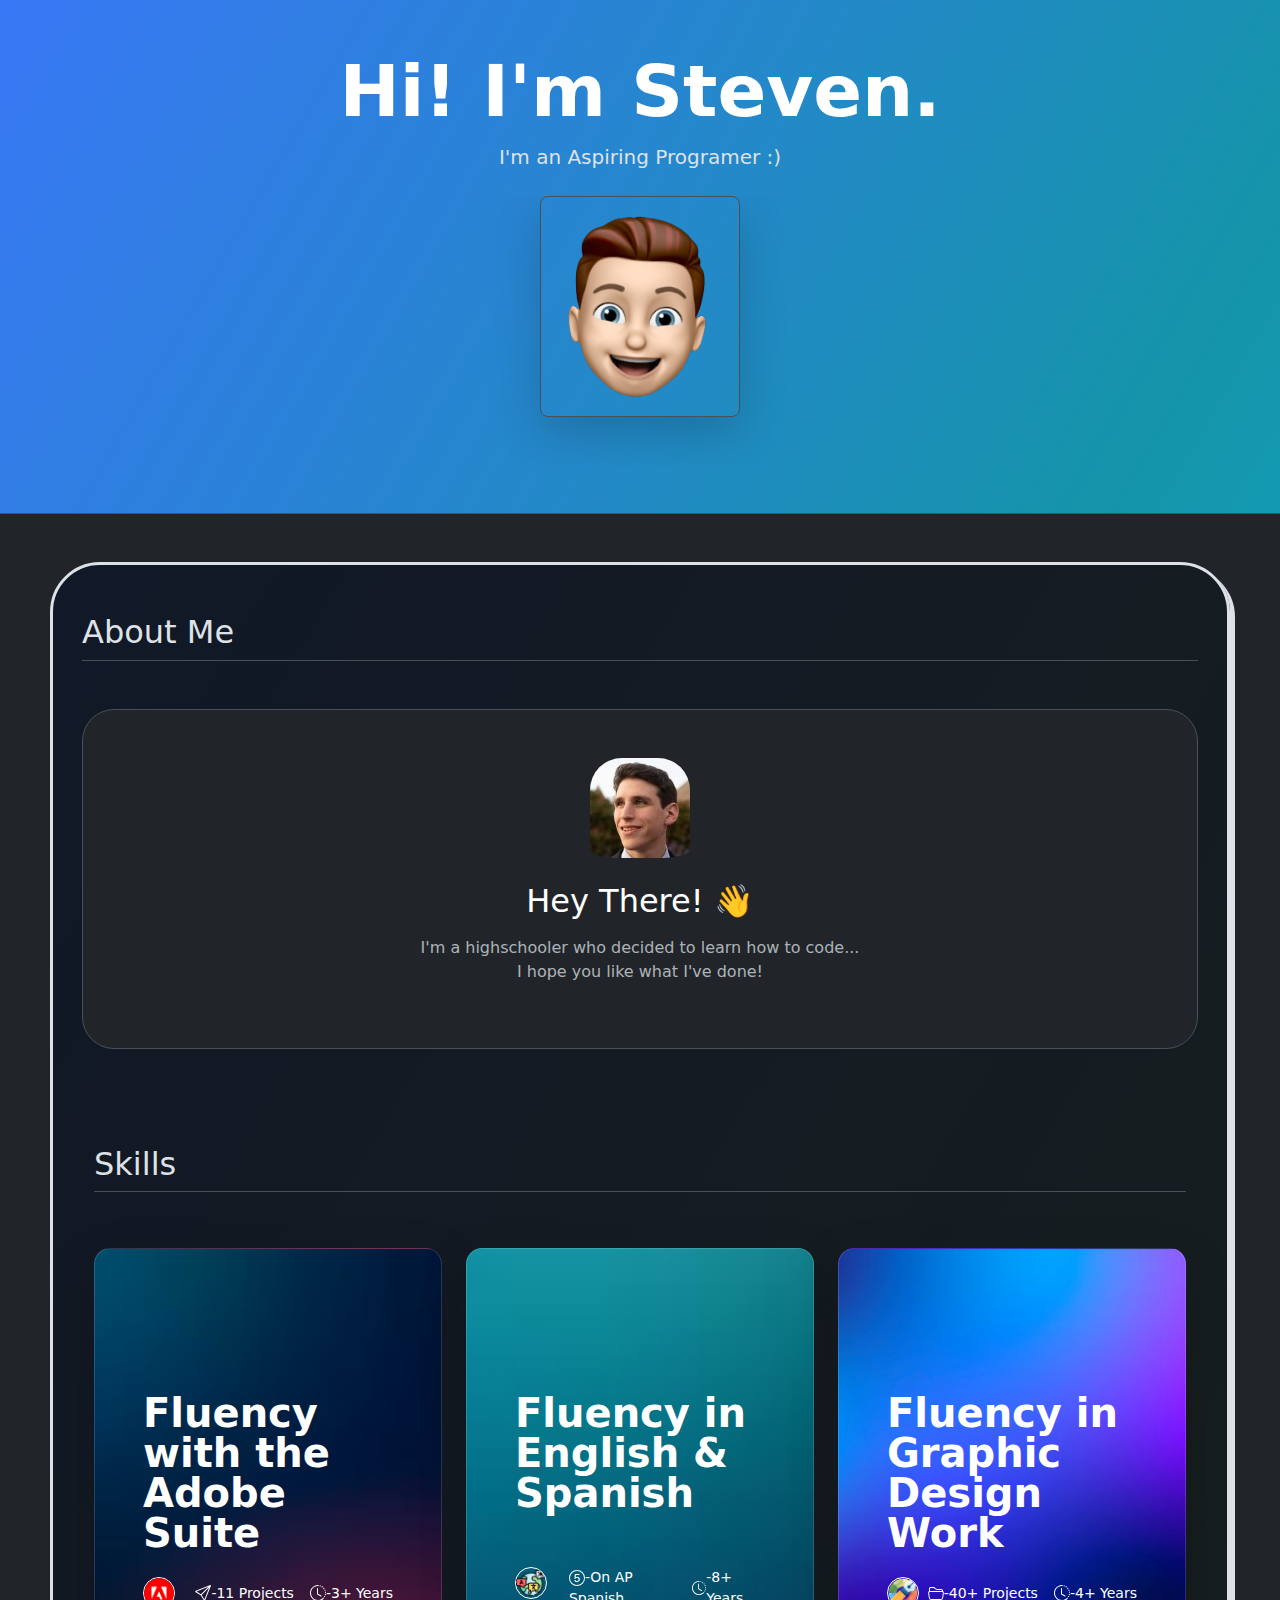
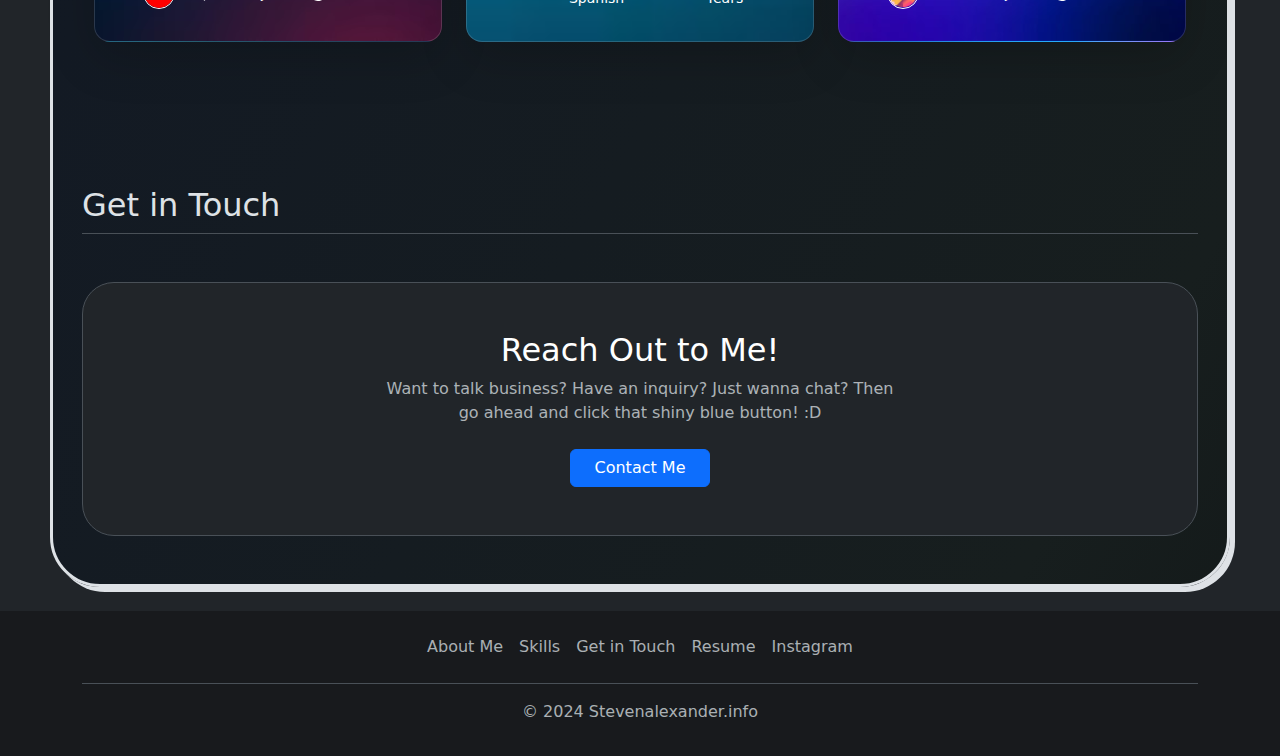
<file: index.html>
<!DOCTYPE html>
<html lang="en" data-bs-theme="dark">
<head>
    <meta charset="UTF-8">
    <meta name="viewport" content="width=device-width, initial-scale=1.0">
    <title>Steven's Site</title>
    <link href="https://cdn.jsdelivr.net/npm/bootstrap@5.3.3/dist/css/bootstrap.min.css" rel="stylesheet" integrity="sha384-QWTKZyjpPEjISv5WaRU9OFeRpok6YctnYmDr5pNlyT2bRjXh0JMhjY6hW+ALEwIH" crossorigin="anonymous">
    <link rel="stylesheet" href="style.css">

</head>
<body>
     <section class="herosection" >
        <div class="px-4 mt-0 p-5 my-5 text-center border-bottom">
          <h1 class="display-2 fw-bold text-body-emphasis">Hi! I'm Steven.</h1>
          <div class="col-lg-6 mx-auto">
            <p class="lead mb-4">I'm an Aspiring Programer :)</p>
          </div>
          <div class="overflow-hidden" style="max-height:40vh;">
            <div class="container px-5">
              <img src="./StevePic.png" class="img-fluid border rounded-3 shadow-lg mb-5" alt="Memoji of Steven" width="200" loading="lazy">
            </div>
          </div>
        </div>
      </section> 

     <div id="wholebody">
      <section class="aboutme">
       
        <div class="container my-5" id="about">
          <h2 class="pb-2 border-bottom">About Me</h2>

          <div class="position-relative p-5 text-center text-muted bg-body border border-dashed rounded-5 mt-5">
  
            <img src="./Headshot.jpeg" alt="Headshot" class="rounded-5 pb-4">
            <h2 class="text-body-emphasis">Hey There! 👋</h2>
            <p class="col-lg-6 mx-auto mb-0 mt-3">I'm a highschooler who decided to learn how to code... </p>
            <p>I hope you like what I've done!</p>
            
          </div>
        </div>
      </section>





      <section class="Skills">
        <div class="container px-4 py-5" id="custom-cards">
          <h2 class="pb-2 border-bottom">Skills</h2>
      
          <div class="row row-cols-1 row-cols-lg-3 align-items-stretch g-4 py-5">
            <div class="col">
              <div class="card card-cover h-100 overflow-hidden text-bg-dark rounded-4 shadow-lg" style="background-image: url('gradientone.avif'); background-size: cover; background-position: center;">
                <div class="d-flex flex-column h-100 p-5 pb-3 text-white text-shadow-1">
                  <h3 class="pt-5 mt-5 mb-4 display-6 lh-1 fw-bold">Fluency with the Adobe Suite</h3>
                  <ul class="d-flex list-unstyled mt-auto">
                    <li class="me-auto">
                      <img src="./adobe.png" alt="Adobe" width="32" height="32" class="rounded-circle border border-white">
                    </li>
                    <li class="d-flex align-items-center me-3">
                      <svg xmlns="http://www.w3.org/2000/svg" width="16" height="16" fill="currentColor" class="bi bi-send" viewBox="0 0 16 16">
                        <path d="M15.854.146a.5.5 0 0 1 .11.54l-5.819 14.547a.75.75 0 0 1-1.329.124l-3.178-4.995L.643 7.184a.75.75 0 0 1 .124-1.33L15.314.037a.5.5 0 0 1 .54.11ZM6.636 10.07l2.761 4.338L14.13 2.576zm6.787-8.201L1.591 6.602l4.339 2.76z"/>
                      </svg>
                      <small>-11 Projects</small>
                    </li>
                    <li class="d-flex align-items-center">
                      <svg xmlns="http://www.w3.org/2000/svg" width="16" height="16" fill="currentColor" class="bi bi-clock-history" viewBox="0 0 16 16">
                        <path d="M8.515 1.019A7 7 0 0 0 8 1V0a8 8 0 0 1 .589.022zm2.004.45a7 7 0 0 0-.985-.299l.219-.976q.576.129 1.126.342zm1.37.71a7 7 0 0 0-.439-.27l.493-.87a8 8 0 0 1 .979.654l-.615.789a7 7 0 0 0-.418-.302zm1.834 1.79a7 7 0 0 0-.653-.796l.724-.69q.406.429.747.91zm.744 1.352a7 7 0 0 0-.214-.468l.893-.45a8 8 0 0 1 .45 1.088l-.95.313a7 7 0 0 0-.179-.483m.53 2.507a7 7 0 0 0-.1-1.025l.985-.17q.1.58.116 1.17zm-.131 1.538q.05-.254.081-.51l.993.123a8 8 0 0 1-.23 1.155l-.964-.267q.069-.247.12-.501m-.952 2.379q.276-.436.486-.908l.914.405q-.24.54-.555 1.038zm-.964 1.205q.183-.183.35-.378l.758.653a8 8 0 0 1-.401.432z"/>
                        <path d="M8 1a7 7 0 1 0 4.95 11.95l.707.707A8.001 8.001 0 1 1 8 0z"/>
                        <path d="M7.5 3a.5.5 0 0 1 .5.5v5.21l3.248 1.856a.5.5 0 0 1-.496.868l-3.5-2A.5.5 0 0 1 7 9V3.5a.5.5 0 0 1 .5-.5"/>
                      </svg>
                      <small>-3+ Years</small>
                    </li>
                  </ul>
                </div>
              </div>
            </div>
      
            <div class="col">
              <div class="card card-cover h-100 overflow-hidden text-bg-dark rounded-4 shadow-lg" style="background-image: url('./gradienttwo.jpg'); background-size: 500%; background-position: center;">
                <div class="d-flex flex-column h-100 p-5 pb-3 text-white text-shadow-1">
                  <h3 class="pt-5 mt-5 mb-4 display-6 lh-1 fw-bold">Fluency in English & Spanish</h3>
                  <ul class="d-flex list-unstyled mt-auto">
                    <li class="me-auto">
                      <img src="./Language.png" alt="Language" width="32" height="32" class="rounded-circle border border-white">
                    </li>
                    <li class="d-flex align-items-center me-3">
                      <svg class="bi me-2" width="1em" height="1em"><use xlink:href="#geo-fill"></use></svg>
                      <small><svg xmlns="http://www.w3.org/2000/svg" width="16" height="16" fill="currentColor" class="bi bi-5-circle" viewBox="0 0 16 16">
                        <path d="M1 8a7 7 0 1 1 14 0A7 7 0 0 1 1 8m15 0A8 8 0 1 0 0 8a8 8 0 0 0 16 0m-8.006 4.158c-1.57 0-2.654-.902-2.719-2.115h1.237c.14.72.832 1.031 1.529 1.031.791 0 1.57-.597 1.57-1.681 0-.967-.732-1.57-1.582-1.57-.767 0-1.242.45-1.435.808H5.445L5.791 4h4.705v1.103H6.875l-.193 2.343h.064c.17-.258.715-.68 1.611-.68 1.383 0 2.561.944 2.561 2.585 0 1.687-1.184 2.806-2.924 2.806Z"/>
                      </svg>-On AP Spanish</small>
                    </li>
                    <li class="d-flex align-items-center">
                      <svg xmlns="http://www.w3.org/2000/svg" width="16" height="16" fill="currentColor" class="bi bi-clock-history" viewBox="0 0 16 16">
                        <path d="M8.515 1.019A7 7 0 0 0 8 1V0a8 8 0 0 1 .589.022zm2.004.45a7 7 0 0 0-.985-.299l.219-.976q.576.129 1.126.342zm1.37.71a7 7 0 0 0-.439-.27l.493-.87a8 8 0 0 1 .979.654l-.615.789a7 7 0 0 0-.418-.302zm1.834 1.79a7 7 0 0 0-.653-.796l.724-.69q.406.429.747.91zm.744 1.352a7 7 0 0 0-.214-.468l.893-.45a8 8 0 0 1 .45 1.088l-.95.313a7 7 0 0 0-.179-.483m.53 2.507a7 7 0 0 0-.1-1.025l.985-.17q.1.58.116 1.17zm-.131 1.538q.05-.254.081-.51l.993.123a8 8 0 0 1-.23 1.155l-.964-.267q.069-.247.12-.501m-.952 2.379q.276-.436.486-.908l.914.405q-.24.54-.555 1.038zm-.964 1.205q.183-.183.35-.378l.758.653a8 8 0 0 1-.401.432z"/>
                        <path d="M8 1a7 7 0 1 0 4.95 11.95l.707.707A8.001 8.001 0 1 1 8 0z"/>
                        <path d="M7.5 3a.5.5 0 0 1 .5.5v5.21l3.248 1.856a.5.5 0 0 1-.496.868l-3.5-2A.5.5 0 0 1 7 9V3.5a.5.5 0 0 1 .5-.5"/>
                      </svg>
                      <small>-8+ Years</small>
                    </li>
                  </ul>
                </div>
              </div>
            </div>
      
            <div class="col">
              <div class="card card-cover h-100 overflow-hidden text-bg-dark rounded-4 shadow-lg" style="background-image: url('./gradientthree.jpg'); background-size: cover; background-position: center;">
                <div class="d-flex flex-column h-100 p-5 pb-3 text-shadow-1">
                  <h3 class="pt-5 mt-5 mb-4 display-6 lh-1 fw-bold">Fluency in Graphic Design Work</h3>
                  <ul class="d-flex list-unstyled mt-auto">
                    <li class="me-auto">
                      <img src="./Graphic Design.png" alt="Graphic Design" width="32" height="32" class="rounded-circle border border-white">
                    </li>
                    <li class="d-flex align-items-center me-3">
                      <svg xmlns="http://www.w3.org/2000/svg" width="16" height="16" fill="currentColor" class="bi bi-folder2-open" viewBox="0 0 16 16">
                        <path d="M1 3.5A1.5 1.5 0 0 1 2.5 2h2.764c.958 0 1.76.56 2.311 1.184C7.985 3.648 8.48 4 9 4h4.5A1.5 1.5 0 0 1 15 5.5v.64c.57.265.94.876.856 1.546l-.64 5.124A2.5 2.5 0 0 1 12.733 15H3.266a2.5 2.5 0 0 1-2.481-2.19l-.64-5.124A1.5 1.5 0 0 1 1 6.14zM2 6h12v-.5a.5.5 0 0 0-.5-.5H9c-.964 0-1.71-.629-2.174-1.154C6.374 3.334 5.82 3 5.264 3H2.5a.5.5 0 0 0-.5.5zm-.367 1a.5.5 0 0 0-.496.562l.64 5.124A1.5 1.5 0 0 0 3.266 14h9.468a1.5 1.5 0 0 0 1.489-1.314l.64-5.124A.5.5 0 0 0 14.367 7z"/>
                      </svg>
                      <small>-40+ Projects</small>
                    </li>
                    <li class="d-flex align-items-center">
                      <svg xmlns="http://www.w3.org/2000/svg" width="16" height="16" fill="currentColor" class="bi bi-clock-history" viewBox="0 0 16 16">
                        <path d="M8.515 1.019A7 7 0 0 0 8 1V0a8 8 0 0 1 .589.022zm2.004.45a7 7 0 0 0-.985-.299l.219-.976q.576.129 1.126.342zm1.37.71a7 7 0 0 0-.439-.27l.493-.87a8 8 0 0 1 .979.654l-.615.789a7 7 0 0 0-.418-.302zm1.834 1.79a7 7 0 0 0-.653-.796l.724-.69q.406.429.747.91zm.744 1.352a7 7 0 0 0-.214-.468l.893-.45a8 8 0 0 1 .45 1.088l-.95.313a7 7 0 0 0-.179-.483m.53 2.507a7 7 0 0 0-.1-1.025l.985-.17q.1.58.116 1.17zm-.131 1.538q.05-.254.081-.51l.993.123a8 8 0 0 1-.23 1.155l-.964-.267q.069-.247.12-.501m-.952 2.379q.276-.436.486-.908l.914.405q-.24.54-.555 1.038zm-.964 1.205q.183-.183.35-.378l.758.653a8 8 0 0 1-.401.432z"/>
                        <path d="M8 1a7 7 0 1 0 4.95 11.95l.707.707A8.001 8.001 0 1 1 8 0z"/>
                        <path d="M7.5 3a.5.5 0 0 1 .5.5v5.21l3.248 1.856a.5.5 0 0 1-.496.868l-3.5-2A.5.5 0 0 1 7 9V3.5a.5.5 0 0 1 .5-.5"/>
                      </svg>
                      <small>-4+ Years</small>
                    </li>
                  </ul>
                </div>
              </div>
            </div>
          </div>
        </div>
      </section>

<section class="contact me">
  <div class="container my-5">
    <h2 class="pb-2 border-bottom">Get in Touch</h2 id="contact">
    <div class="position-relative mt-5 p-5 text-center text-muted bg-body border border-dashed rounded-5">
      <h2 class="text-body-emphasis">Reach Out to Me!</h2>
      <p class="col-lg-6 mx-auto mb-4">
       Want to talk business? Have an inquiry? Just wanna chat? Then go ahead and click that shiny blue button! :D
      </p>
      <a href="mailto:stevenrossalexander@gmail.com">
        <button class="btn btn-primary px-4 " type="button">
          Contact Me
        </button>
        </a>
    </div>
  </div>
</section>
</div> 
<section class="footer">
  <div class="container">
    <footer class="py-3 my-4 mb-0">
      <ul class="nav justify-content-center border-bottom pb-3 mb-3">
        <li class="nav-item"><a href="#about" class="nav-link px-2 text-body-secondary">About Me</a></li>
        <li class="nav-item"><a href="#custom-cards" class="nav-link px-2 text-body-secondary">Skills</a></li>
        <li class="nav-item"><a href="#contact" class="nav-link px-2 text-body-secondary">Get in Touch</a></li>
        <li class="nav-item"><a href="./resume.html" class="nav-link px-2 text-body-secondary">Resume</a></li>
        <li class="nav-item"><a href="https://www.instagram.com/evensteven.alexander/" class="nav-link px-2 text-body-secondary">Instagram</a></li>
      </ul>
      <p class="text-center text-body-secondary">© 2024 Stevenalexander.info</p>
    </footer>
  </div>

</section>

</body>
</html>
</file>
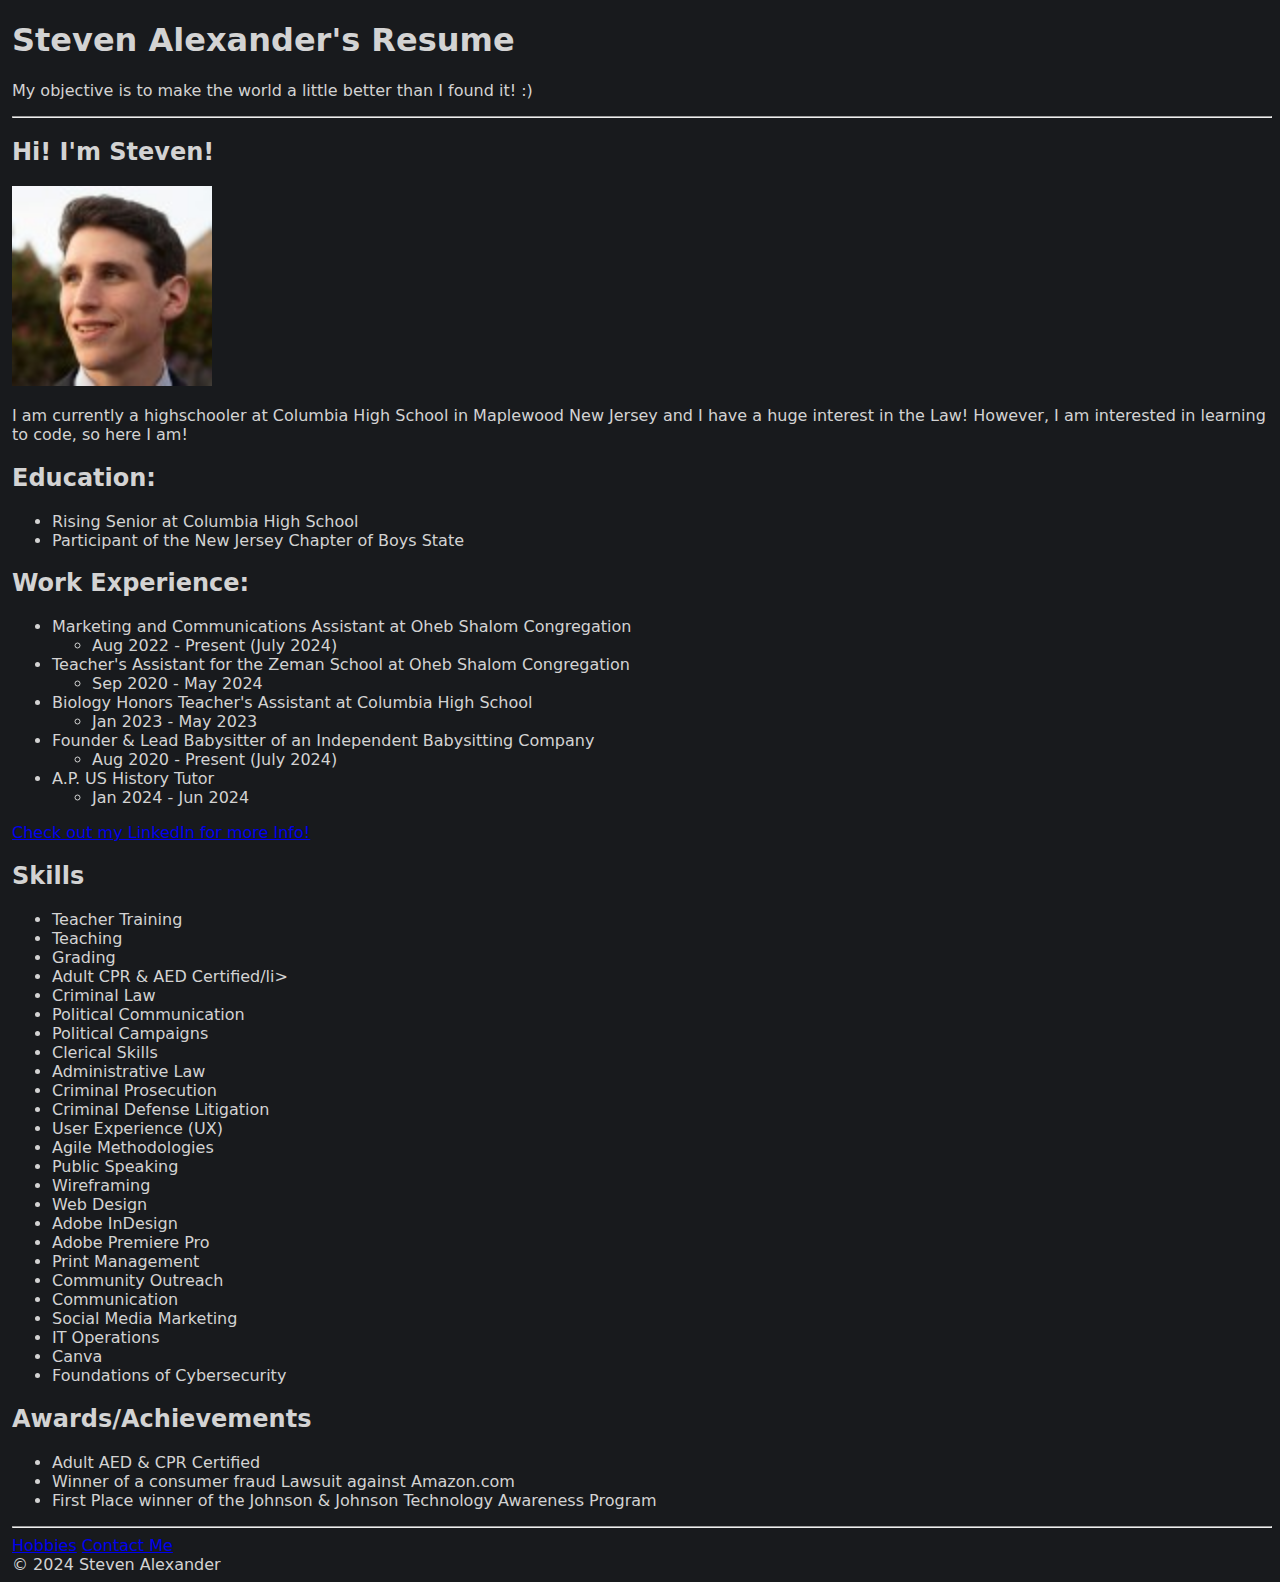
<file: resume.html>
<!DOCTYPE html>
<html lang="en">
<head>
    <meta charset="UTF-8">
    <meta name="viewport" content="width=device-width, initial-scale=1.0">
    <title>My Resume</title>
    <link rel="stylesheet" href="style.css">
</head>
<body class="resume">
    <h1>Steven Alexander's Resume</h1>

    <p>My objective is to make the world a little better than I found it! :)</p>
    <hr />
    <h2>Hi! I'm Steven!</h2>
    <img src="./Headshot.jpeg" height="200" alt="A picture of Steven Alexander"/>
    <p>I am currently a highschooler at Columbia High School in Maplewood New Jersey and I have a huge interest in the Law! However, I am interested in learning to code, so here I am! </p>

    <h2>Education:</h2>
    <ul>
        <li>Rising Senior at Columbia High School</li>
        <li>Participant of the New Jersey Chapter of Boys State</li>
    </ul>

    <h2>Work Experience:</h2>
    <ul>
        <li>
            Marketing and Communications Assistant
            at Oheb Shalom Congregation
            <ul>
                <li>Aug 2022 - Present (July 2024)</li>
            </ul>
        </li>
        <li>
            Teacher's Assistant for the Zeman School at Oheb Shalom Congregation
            <ul>
                <li>Sep 2020 - May 2024</li>
            </ul>
        </li>
        <li>
            Biology Honors Teacher's Assistant at Columbia High School
            <ul>
                <li>Jan 2023 - May 2023</li>
            </ul>
        </li>
        <li>
            Founder & Lead Babysitter of an Independent Babysitting Company
            <ul>
                <li>Aug 2020 - Present (July 2024)</li>
            </ul>
        </li>
        <li>
            A.P. US History Tutor
            <ul>
                <li>Jan 2024 - Jun 2024</li>
            </ul>
        </li>
    </ul>
    <a href="www.linkedin.com/in/steven-alexander-16324a25a">Check out my LinkedIn for more Info!</a>

    <h2>Skills</h2>
    <ul>
        <li>Teacher Training</li>
        <li>Teaching</li>
        <li>Grading</li>
        <li>Adult CPR & AED Certified/li>
        <li>Criminal Law</li>
        <li>Political Communication</li>
        <li>Political Campaigns</li>
        <li>Clerical Skills</li>
        <li>Administrative Law</li>
        <li>Criminal Prosecution</li>
        <li>Criminal Defense Litigation</li>
        <li>User Experience (UX)</li>
        <li>Agile Methodologies</li>
        <li>Public Speaking</li>
        <li>Wireframing</li>
        <li>Web Design</li>
        <li>Adobe InDesign</li>
        <li>Adobe Premiere Pro</li>
        <li>Print Management</li>
        <li>Community Outreach</li>
        <li>Communication</li>
        <li>Social Media Marketing</li>
        <li>IT Operations</li>
        <li>Canva</li>
        <li>Foundations of Cybersecurity</li>
    </ul>

    <h2>Awards/Achievements</h2>
    <ul>
        <li>Adult AED & CPR Certified</li>
        <li>Winner of a consumer fraud Lawsuit against Amazon.com</li>
        <li>First Place winner of the Johnson & Johnson Technology Awareness Program</li>
    </ul>
    
    <hr />

    <a href="./hobbies.html">Hobbies</a>
    <a href="./contact.html">Contact Me</a>

    <footer>© 2024 Steven Alexander</footer>
</body>
</html>
</file>
<file: style.css>
.herosection{
    background: linear-gradient(300deg, #00bfff, #1595a9, #3877f5);
    background-size: 180% 180%;
    animation: gradient-animation 10s ease infinite;
}

@keyframes gradient-animation {
    0% {
      background-position: 0% 50%;
    }
    50% {
      background-position: 100% 50%;
    }
    100% {
      background-position: 0% 50%;
    }
  }

  .footer{
    background-color: #181a1d;
  }

#wholebody{
  border-style: solid;
  margin-left: 50px;
  margin-right: 50px;
  border-radius: 50px;
  background: linear-gradient(300deg, #000000, #171e1e, #111827);
  background-size: 180% 180%;
  animation: gradient-animation 10s ease infinite;
  box-shadow: 5px 5px;


}



.resume{
    font-family: system-ui, -apple-system, BlinkMacSystemFont, 'Segoe UI', Roboto, Oxygen, Ubuntu, Cantarell, 'Open Sans', 'Helvetica Neue', sans-serif;
    background-color: #181a1d;
    color: rgb(211, 211, 211);
    padding-left: 4px;
}
</file>
